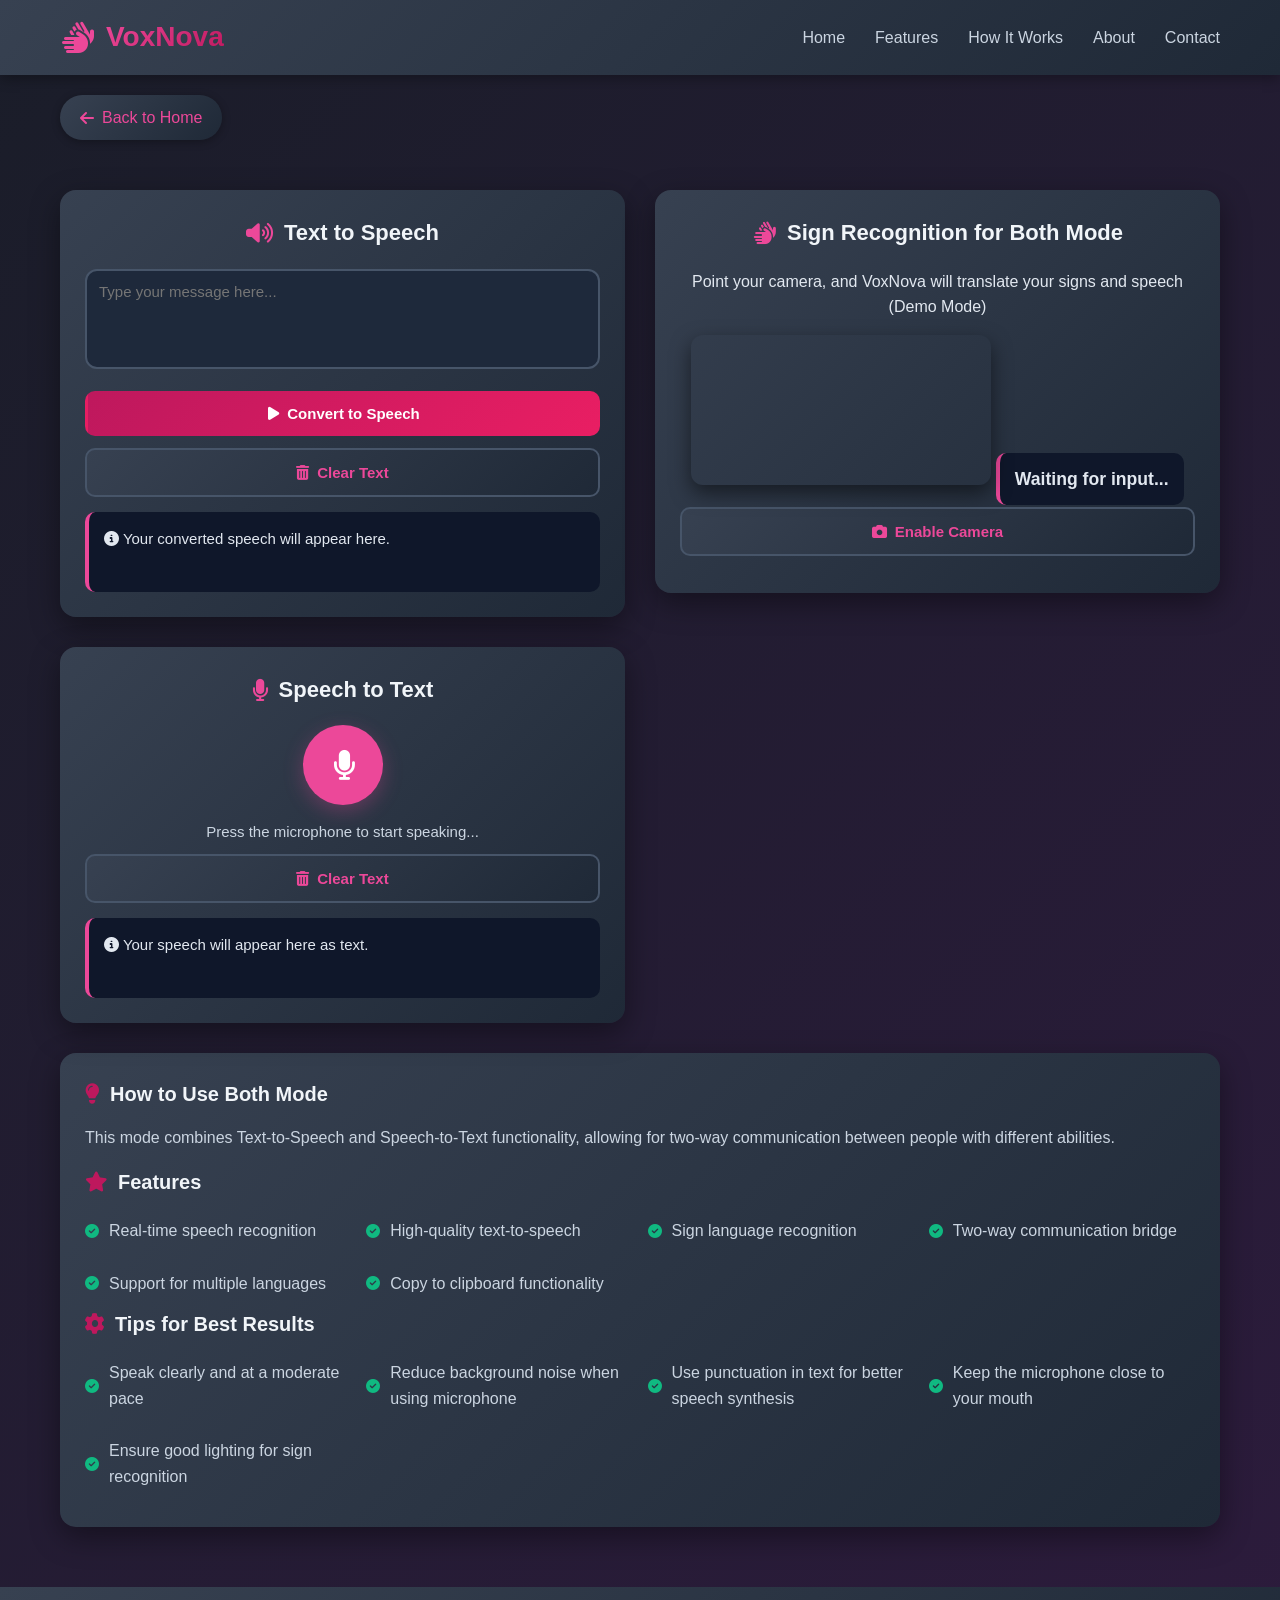
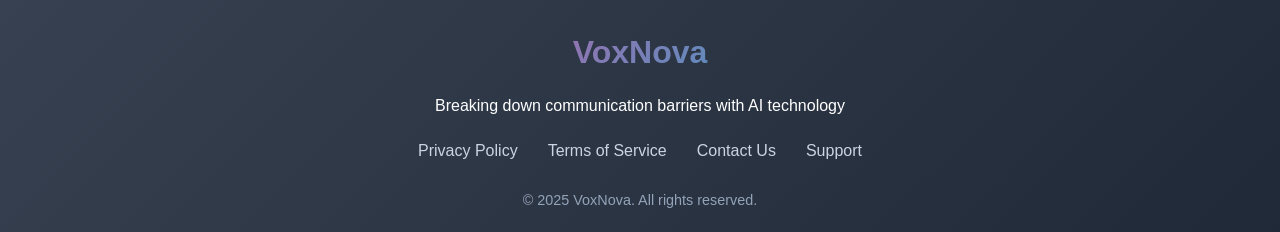
<file: templates/both.html>
<!DOCTYPE html>
<html lang="en">
<head>
  <meta charset="UTF-8">
  <meta name="viewport" content="width=device-width, initial-scale=1.0">
  <title>VoxNova - Both Mode</title>
  <link rel="stylesheet" href="https://cdnjs.cloudflare.com/ajax/libs/font-awesome/6.4.0/css/all.min.css">
</head>
<style>
  * {
  margin: 0;
  padding: 0;
  box-sizing: border-box;
}

body {
  font-family: 'Segoe UI', Tahoma, Geneva, Verdana, sans-serif;
  background: linear-gradient(135deg, #1a1d29 0%, #2d1b3d 100%);
  color: #e2e8f0;
  line-height: 1.6;
  min-height: 100vh;
}

.container {
  max-width: 1200px;
  margin: 0 auto;
  padding: 0 20px;
}

/* Header */
header {
  background: linear-gradient(135deg, #374151 0%, #1f2937 100%);
  box-shadow: 0 4px 12px rgba(0, 0, 0, 0.3);
  padding: 15px 0;
}

.header-content {
  display: flex;
  justify-content: space-between;
  align-items: center;
}

.logo {
  display: flex;
  align-items: center;
  gap: 10px;
}

.logo h1 {
  font-size: 28px;
  font-weight: 700;
  background: linear-gradient(135deg, #ec4899, #be185d);
  -webkit-background-clip: text;
  -webkit-text-fill-color: transparent;
}

.logo-icon {
  font-size: 32px;
  color: #ec4899;
}

nav ul {
  display: flex;
  list-style: none;
  gap: 30px;
}

nav a {
  text-decoration: none;
  color: #cbd5e1;
  font-weight: 500;
  transition: all 0.3s ease;
  position: relative;
}

nav a:after {
  content: '';
  position: absolute;
  bottom: -5px;
  left: 0;
  width: 0;
  height: 3px;
  background: #ec4899;
  border-radius: 3px;
  transition: width 0.3s ease;
}

nav a:hover {
  color: #ec4899;
}

nav a:hover:after {
  width: 100%;
}

/* Back Button */
.back-btn {
  display: inline-flex;
  align-items: center;
  gap: 8px;
  padding: 10px 20px;
  background: linear-gradient(135deg, #374151, #1f2937);
  color: #ec4899;
  text-decoration: none;
  border-radius: 50px;
  font-weight: 500;
  transition: all 0.3s ease;
  box-shadow: 0 2px 8px rgba(0, 0, 0, 0.3);
  margin: 20px 0;
}

.back-btn:hover {
  background: #ec4899;
  color: white;
  transform: translateY(-2px);
  box-shadow: 0 4px 12px rgba(236, 72, 153, 0.2);
}

/* Main Content */
.main-content {
  display: grid;
  grid-template-columns: 1fr 1fr;
  gap: 30px;
  margin: 30px 0;
}

@media (max-width: 900px) {
  .main-content {
    grid-template-columns: 1fr;
  }
}

/* Left Column - TTS and STT */
.left-column {
  display: flex;
  flex-direction: column;
  gap: 30px;
}

/* Box Styling */
.box {
  background: linear-gradient(135deg, #374151 0%, #1f2937 100%);
  padding: 25px;
  border-radius: 16px;
  box-shadow: 0 10px 30px rgba(0, 0, 0, 0.4);
  transition: all 0.3s ease;
}

.box:hover {
  transform: translateY(-5px);
  box-shadow: 0 15px 35px rgba(0, 0, 0, 0.5);
}

.box h2 {
  font-size: 22px;
  margin-bottom: 18px;
  color: #f1f5f9;
  display: flex;
  align-items: center;
  justify-content: center;
  gap: 10px;
}

.box h2 i {
  color: #ec4899;
}

/* Text Input */
textarea {
  width: 100%;
  height: 100px;
  padding: 12px;
  border: 2px solid #475569;
  border-radius: 12px;
  font-size: 15px;
  resize: none;
  margin-bottom: 15px;
  transition: border-color 0.3s ease;
  font-family: inherit;
  background: #1e293b;
  color: #e2e8f0;
}

textarea:focus {
  outline: none;
  border-color: #ec4899;
  box-shadow: 0 0 0 3px rgba(236, 72, 153, 0.1);
}

/* Buttons */
.btn {
  display: flex;
  align-items: center;
  justify-content: center;
  gap: 8px;
  width: 100%;
  padding: 14px;
  background: linear-gradient(135deg, #be185d, #e91e63);
  color: white;
  border: none;
  border-radius: 10px;
  font-size: 15px;
  font-weight: 600;
  cursor: pointer;
  transition: all 0.3s ease;
  margin-bottom: 12px;
  border-left: 3px solid transparent;
}

.btn:hover {
  background: linear-gradient(135deg, #ec4899, #be185d);
  transform: translateY(-2px);
  box-shadow: 0 6px 18px rgba(236, 72, 153, 0.2);
  border-left: 3px solid #f472b6;
}

.btn-secondary {
  background: linear-gradient(135deg, #374151, #1f2937);
  color: #ec4899;
  border: 2px solid #475569;
}

.btn-secondary:hover {
  background: rgba(236, 72, 153, 0.05);
  border-left: 3px solid #ec4899;
}

/* Microphone button */
.mic-btn {
  width: 80px;
  height: 80px;
  border-radius: 50%;
  background: #ec4899;
  color: white;
  border: none;
  font-size: 30px;
  cursor: pointer;
  margin: 15px auto;
  transition: all 0.3s ease;
  display: flex;
  align-items: center;
  justify-content: center;
  box-shadow: 0 6px 20px rgba(236, 72, 153, 0.3);
  border-left: 4px solid transparent;
}

.mic-btn:hover {
  transform: scale(1.05);
  box-shadow: 0 8px 25px rgba(236, 72, 153, 0.4);
  border-left: 4px solid #f472b6;
}

.mic-btn.active {
  background: #ef4444;
  animation: pulse 1.5s infinite;
  box-shadow: 0 6px 20px rgba(239, 68, 68, 0.3);
}

@keyframes pulse {
  0% { transform: scale(1); }
  50% { transform: scale(1.05); }
  100% { transform: scale(1); }
}

/* Status text */
.status {
  margin: 10px 0;
  font-size: 15px;
  color: #cbd5e1;
  min-height: 24px;
  text-align: center;
}

/* Output area */
.output {
  margin-top: 15px;
  padding: 15px;
  background: #0f172a;
  border-radius: 10px;
  font-size: 15px;
  color: #e2e8f0;
  min-height: 80px;
  border-left: 4px solid #ec4899;
}

/* Right Column - Sign Recognition */
.sign-recognition {
  background: linear-gradient(135deg, #374151 0%, #1f2937 100%);
  padding: 25px;
  border-radius: 16px;
  box-shadow: 0 10px 30px rgba(0, 0, 0, 0.4);
  text-align: center;
  height: fit-content;
  position: sticky;
  top: 100px;
}

.sign-recognition h2 {
  font-size: 22px;
  margin-bottom: 18px;
  color: #f1f5f9;
  display: flex;
  align-items: center;
  justify-content: center;
  gap: 10px;
}

.sign-recognition h2 i {
  color: #ec4899;
}

.video-container {
  position: relative;
  display: inline-block;
  margin: 15px 0;
}

video {
  border-radius: 12px;
  box-shadow: 0 8px 20px rgba(0,0,0,0.5);
  width: 100%;
  max-width: 100%;
  height: auto;
}

.sign-output {
  margin-top: 15px;
  font-size: 1.1rem;
  font-weight: bold;
  color: #e2e8f0;
  background: #0f172a;
  padding: 12px 15px;
  border-radius: 10px;
  display: inline-block;
  min-width: 180px;
  border-left: 4px solid #ec4899;
}

/* Info Panel */
.info-panel {
  grid-column: 1 / -1;
  background: linear-gradient(135deg, #374151 0%, #1f2937 100%);
  padding: 25px;
  border-radius: 16px;
  box-shadow: 0 10px 30px rgba(0, 0, 0, 0.4);
  margin-top: 20px;
}

.info-panel h3 {
  font-size: 20px;
  margin-bottom: 15px;
  color: #f1f5f9;
  display: flex;
  align-items: center;
  gap: 10px;
}

.info-panel h3 i {
  color: #be185d;
}

.info-panel p {
  color: #cbd5e1;
  margin-bottom: 15px;
  line-height: 1.6;
}

.feature-list {
  list-style: none;
  margin-top: 20px;
  display: grid;
  grid-template-columns: repeat(auto-fit, minmax(250px, 1fr));
  gap: 15px;
}

.feature-list li {
  display: flex;
  align-items: center;
  gap: 10px;
  margin-bottom: 12px;
  color: #cbd5e1;
}

.feature-list li i {
  color: #10b981;
  font-size: 14px;
}

/* Footer */
footer {
  background: linear-gradient(135deg, #374151 0%, #1f2937 100%);
  color: white;
  padding: 40px 0 20px;
  text-align: center;
  margin-top: 60px;
}

.footer-content {
  max-width: 800px;
  margin: 0 auto;
}

.footer-logo {
  font-size: 2rem;
  font-weight: 700;
  margin-bottom: 15px;
  background: linear-gradient(135deg, #ec4899, #06b6d4);
  -webkit-background-clip: text;
  -webkit-text-fill-color: transparent;
}

.footer-links {
  display: flex;
  justify-content: center;
  gap: 30px;
  margin: 20px 0;
}

.footer-links a {
  color: #cbd5e1;
  text-decoration: none;
  transition: color 0.3s ease;
}

.footer-links a:hover {
  color: white;
}

.copyright {
  margin-top: 25px;
  color: #94a3b8;
  font-size: 0.9rem;
}
</style>
<body>
  <!-- Header -->
  <header>
    <div class="container header-content">
      <div class="logo">
        <i class="fas fa-hands logo-icon"></i>
        <h1>VoxNova</h1>
      </div>
      <nav>
        <ul>
          <li><a href="index.html">Home</a></li>
          <li><a href="#">Features</a></li>
          <li><a href="#">How It Works</a></li>
          <li><a href="#">About</a></li>
          <li><a href="#">Contact</a></li>
        </ul>
      </nav>
    </div>
  </header>

  <div class="container">
    <a href="index.html" class="back-btn">
      <i class="fas fa-arrow-left"></i> Back to Home
    </a>
    
    <div class="main-content">
      <!-- Left Column - TTS and STT -->
      <div class="left-column">
        <!-- Text to Speech Box -->
        <div class="box">
          <h2><i class="fas fa-volume-up"></i> Text to Speech</h2>
          <textarea id="textInput" placeholder="Type your message here..."></textarea>
          <button class="btn" onclick="convertToSpeech()">
            <i class="fas fa-play"></i> Convert to Speech
          </button>
          <button class="btn btn-secondary" onclick="clearTtsText()">
            <i class="fas fa-trash-alt"></i> Clear Text
          </button>
          <div class="output" id="ttsOutput">
            <i class="fas fa-info-circle"></i> Your converted speech will appear here.
          </div>
        </div>
        
        <!-- Speech to Text Box -->
        <div class="box">
          <h2><i class="fas fa-microphone"></i> Speech to Text</h2>
          <button class="mic-btn" id="micButton">
            <i class="fas fa-microphone"></i>
          </button>
          <div class="status" id="status">Press the microphone to start speaking...</div>
          <button class="btn btn-secondary" onclick="clearSttText()">
            <i class="fas fa-trash-alt"></i> Clear Text
          </button>
          <div class="output" id="sttOutput">
            <i class="fas fa-info-circle"></i> Your speech will appear here as text.
          </div>
        </div>
      </div>
      
      <!-- Right Column - Sign Recognition -->
      <div class="sign-recognition">
        <h2><i class="fas fa-sign-language"></i> Sign Recognition for Both Mode</h2>
        <p>Point your camera, and VoxNova will translate your signs and speech (Demo Mode)</p>
        
        <div class="video-container">
          <video id="camera" autoplay playsinline></video>
        </div>
        
        <div class="sign-output" id="signOutput">Waiting for input...</div>
        
        <button class="btn btn-secondary" onclick="toggleCamera()" id="cameraToggle">
          <i class="fas fa-camera"></i> Enable Camera
        </button>
      </div>
    </div>
    
    <!-- Info Panel -->
    <div class="info-panel">
      <h3><i class="fas fa-lightbulb"></i> How to Use Both Mode</h3>
      <p>This mode combines Text-to-Speech and Speech-to-Text functionality, allowing for two-way communication between people with different abilities.</p>
      
      <h3><i class="fas fa-star"></i> Features</h3>
      <ul class="feature-list">
        <li><i class="fas fa-check-circle"></i> Real-time speech recognition</li>
        <li><i class="fas fa-check-circle"></i> High-quality text-to-speech</li>
        <li><i class="fas fa-check-circle"></i> Sign language recognition</li>
        <li><i class="fas fa-check-circle"></i> Two-way communication bridge</li>
        <li><i class="fas fa-check-circle"></i> Support for multiple languages</li>
        <li><i class="fas fa-check-circle"></i> Copy to clipboard functionality</li>
      </ul>
      
      <h3><i class="fas fa-cog"></i> Tips for Best Results</h3>
      <ul class="feature-list">
        <li><i class="fas fa-check-circle"></i> Speak clearly and at a moderate pace</li>
        <li><i class="fas fa-check-circle"></i> Reduce background noise when using microphone</li>
        <li><i class="fas fa-check-circle"></i> Use punctuation in text for better speech synthesis</li>
        <li><i class="fas fa-check-circle"></i> Keep the microphone close to your mouth</li>
        <li><i class="fas fa-check-circle"></i> Ensure good lighting for sign recognition</li>
      </ul>
    </div>
  </div>

  <!-- Footer -->
  <footer>
    <div class="container footer-content">
      <div class="footer-logo">VoxNova</div>
      <p>Breaking down communication barriers with AI technology</p>
      
      <div class="footer-links">
        <a href="#">Privacy Policy</a>
        <a href="#">Terms of Service</a>
        <a href="#">Contact Us</a>
        <a href="#">Support</a>
      </div>
      
      <div class="copyright">
        &copy; 2025 VoxNova. All rights reserved.
      </div>
    </div>
  </footer>

  <script>
  // --- Text-to-Speech ---
  function convertToSpeech() {
    const text = document.getElementById("textInput").value;
    const output = document.getElementById("ttsOutput");
    if (!text.trim()) {
      output.innerHTML = '<i class="fas fa-exclamation-triangle"></i> Please enter some text.';
      return;
    }
    output.innerHTML = `<i class="fas fa-volume-up"></i> Speaking: "${text}"`;
    const utterance = new SpeechSynthesisUtterance(text);
    utterance.lang = "en-US";
    utterance.onend = () => {
      output.innerHTML += `<br><i class="fas fa-check-circle" style="color: green;"></i> Finished speaking`;
    };
    speechSynthesis.speak(utterance);
  }

  function clearTtsText() {
    document.getElementById("textInput").value = "";
    document.getElementById("ttsOutput").innerHTML = '<i class="fas fa-info-circle"></i> Your converted speech will appear here.';
  }

  // --- Speech-to-Text ---
  const micButton = document.getElementById("micButton");
  const status = document.getElementById("status");
  const sttOutput = document.getElementById("sttOutput");
  let recognition, isListening = false;

  if ("webkitSpeechRecognition" in window) {
    recognition = new webkitSpeechRecognition();
    recognition.continuous = false;
    recognition.interimResults = true;
    recognition.lang = "en-US";

    recognition.onstart = () => {
      isListening = true;
      micButton.classList.add("active");
      status.innerHTML = "<i class='fas fa-circle' style='color: red;'></i> Listening...";
    };

    recognition.onresult = (event) => {
      let transcript = "";
      for (let i = event.resultIndex; i < event.results.length; i++) {
        transcript += event.results[i][0].transcript;
      }
      sttOutput.innerHTML = transcript;
    };

    recognition.onerror = (event) => {
      status.innerHTML = "<i class='fas fa-exclamation-triangle'></i> Error: " + event.error;
    };

    recognition.onend = () => {
      isListening = false;
      micButton.classList.remove("active");
      status.innerHTML = "Press the microphone to start speaking...";
    };

    micButton.addEventListener("click", () => {
      if (!isListening) recognition.start();
      else recognition.stop();
    });
  } else {
    status.innerHTML = "<i class='fas fa-exclamation-triangle'></i> Speech recognition not supported.";
    micButton.disabled = true;
  }

  function clearSttText() {
    sttOutput.innerHTML = '<i class="fas fa-info-circle"></i> Your speech will appear here as text.';
    status.innerHTML = "Press the microphone to start speaking...";
  }

  // --- Sign Recognition ---
  const video = document.getElementById("camera");
  const signOutput = document.getElementById("signOutput");
  const cameraToggle = document.getElementById("cameraToggle");
  let cameraEnabled = false, recognitionInterval;

  function toggleCamera() {
    if (cameraEnabled) {
      // Stop camera
      if (video.srcObject) {
        video.srcObject.getTracks().forEach(track => track.stop());
        video.srcObject = null;
      }
      cameraEnabled = false;
      cameraToggle.innerHTML = '<i class="fas fa-camera"></i> Enable Camera';
      signOutput.innerText = "Camera disabled";
      clearInterval(recognitionInterval);
    } else {
      navigator.mediaDevices.getUserMedia({ video: true })
        .then(stream => {
          video.srcObject = stream;
          cameraEnabled = true;
          cameraToggle.innerHTML = '<i class="fas fa-times"></i> Disable Camera';
          signOutput.innerText = "Camera enabled - recognizing signs";

          // Send frames to backend every 1 sec
          recognitionInterval = setInterval(sendFrame, 1000);
        })
        .catch(err => {
          console.error("Camera access denied:", err);
          signOutput.innerHTML = '<i class="fas fa-exclamation-triangle"></i> Please enable camera access';
        });
    }
  }

  function sendFrame() {
    if (!cameraEnabled || video.readyState < 2) return;

    const canvas = document.createElement("canvas");
    canvas.width = video.videoWidth;
    canvas.height = video.videoHeight;
    const ctx = canvas.getContext("2d");
    ctx.drawImage(video, 0, 0, canvas.width, canvas.height);

    canvas.toBlob(blob => {
      const formData = new FormData();
      formData.append("frame", blob, "frame.jpg");

      // Send frame to Flask backend
      fetch("/sign_to_text", {
        method: "POST",
        body: formData
      })
      .then(res => res.json())
      .then(data => {
        if (data.word) {
          signOutput.innerHTML = `<i class="fas fa-hands"></i> Recognized: ${data.word}`;

          // Optional: speak recognized word
          const utterance = new SpeechSynthesisUtterance(data.word);
          utterance.lang = "en-US";
          speechSynthesis.speak(utterance);
        } else {
          signOutput.innerHTML = "Prediction failed";
        }
      })
      .catch(err => {
        console.error("Backend error:", err);
        signOutput.innerHTML = "Error connecting to backend";
      });
    }, "image/jpeg");
  }

  // --- Keyboard shortcut Ctrl+Enter for TTS ---
  document.addEventListener("DOMContentLoaded", function() {
    const textInput = document.getElementById("textInput");
    if (textInput) {
      textInput.addEventListener("keydown", function(e) {
        if (e.ctrlKey && e.key === "Enter") {
          convertToSpeech();
        }
      });
    }
  });
</script>

</body>
</html>
</file>
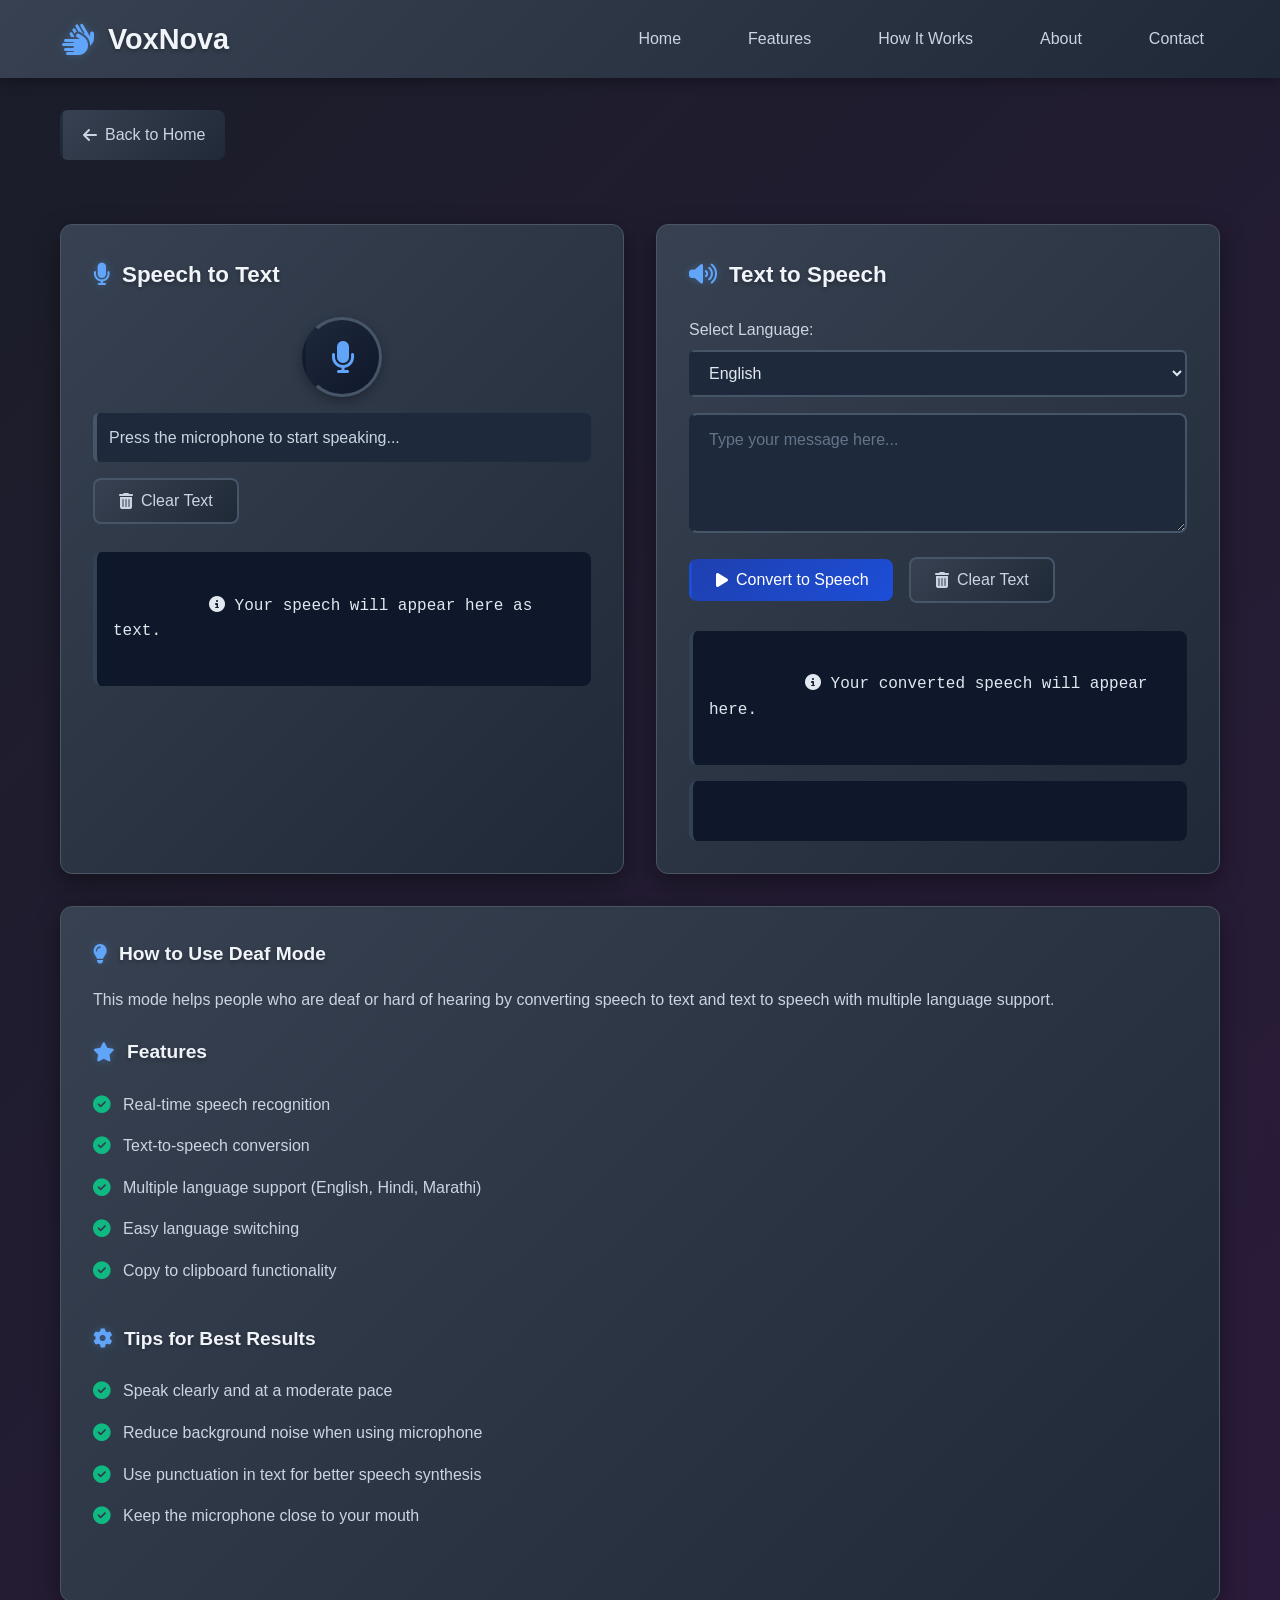
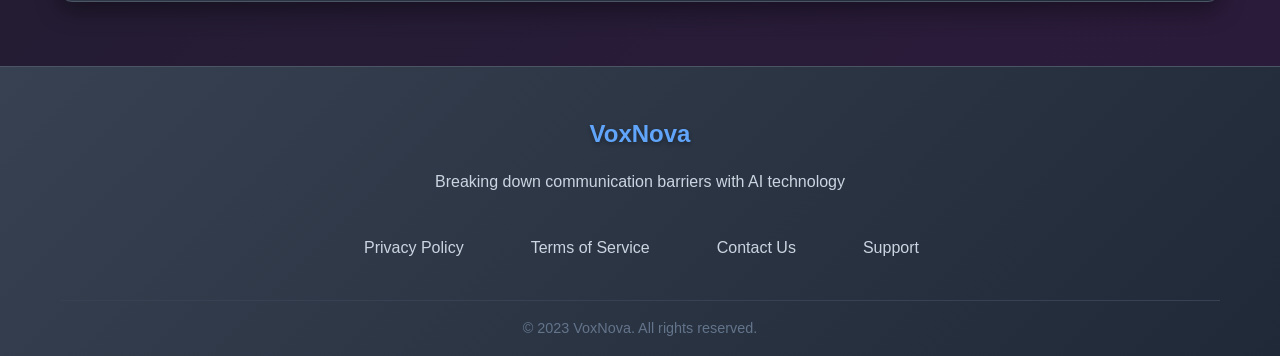
<file: templates/deaf.html>
<!DOCTYPE html>
<html lang="en">
<head>
  <meta charset="UTF-8">
  <meta name="viewport" content="width=device-width, initial-scale=1.0">
  <title>VoxNova - Deaf Mode</title>
  <link rel="stylesheet" href="https://cdnjs.cloudflare.com/ajax/libs/font-awesome/6.4.0/css/all.min.css">
</head>
<style>
  * {
  margin: 0;
  padding: 0;
  box-sizing: border-box;
}

body {
  font-family: 'Segoe UI', Tahoma, Geneva, Verdana, sans-serif;
  background: linear-gradient(135deg, #1a1d29 0%, #2d1b3d 100%);
  color: #e2e8f0;
  line-height: 1.6;
  min-height: 100vh;
}

.container {
  max-width: 1200px;
  margin: 0 auto;
  padding: 0 20px;
}

/* Header Styles */
header {
  background: linear-gradient(135deg, #374151 0%, #1f2937 100%);
  padding: 1rem 0;
  box-shadow: 0 4px 12px rgba(0, 0, 0, 0.3);
  position: sticky;
  top: 0;
  z-index: 100;
}

.header-content {
  display: flex;
  justify-content: space-between;
  align-items: center;
}

.logo {
  display: flex;
  align-items: center;
  gap: 12px;
}

.logo-icon {
  font-size: 2rem;
  color: #60a5fa;
  text-shadow: 0 0 10px rgba(96, 165, 250, 0.3);
}

.logo h1 {
  color: #f1f5f9;
  font-size: 1.8rem;
  font-weight: 700;
  text-shadow: 0 2px 4px rgba(0, 0, 0, 0.3);
}

nav ul {
  display: flex;
  list-style: none;
  gap: 2rem;
}

nav a {
  color: #cbd5e1;
  text-decoration: none;
  font-weight: 500;
  padding: 8px 16px;
  border-radius: 6px;
  transition: all 0.3s ease;
  border-left: 3px solid transparent;
}

nav a:hover {
  color: #60a5fa;
  background: rgba(96, 165, 250, 0.1);
  border-left: 3px solid #60a5fa;
  box-shadow: 0 4px 12px rgba(96, 165, 250, 0.2);
}

/* Back Button */
.back-btn {
  display: inline-flex;
  align-items: center;
  gap: 8px;
  color: #cbd5e1;
  text-decoration: none;
  padding: 12px 20px;
  margin: 2rem 0;
  background: linear-gradient(135deg, #374151 0%, #1f2937 100%);
  border-radius: 8px;
  border-left: 3px solid transparent;
  transition: all 0.3s ease;
  font-weight: 500;
}

.back-btn:hover {
  color: #60a5fa;
  border-left: 3px solid #60a5fa;
  box-shadow: 0 6px 16px rgba(96, 165, 250, 0.25);
  transform: translateY(-2px);
}

/* Main Content */
.main-content {
  display: grid;
  grid-template-columns: 1fr 1fr;
  gap: 2rem;
  margin: 2rem 0;
}

.box {
  background: linear-gradient(135deg, #374151 0%, #1f2937 100%);
  padding: 2rem;
  border-radius: 12px;
  box-shadow: 0 8px 24px rgba(0, 0, 0, 0.4);
  border: 1px solid #4b5563;
}

.box h2 {
  color: #f1f5f9;
  margin-bottom: 1.5rem;
  display: flex;
  align-items: center;
  gap: 12px;
  font-size: 1.4rem;
  text-shadow: 0 2px 4px rgba(0, 0, 0, 0.3);
}

.box h2 i {
  color: #60a5fa;
  text-shadow: 0 0 8px rgba(96, 165, 250, 0.3);
}

/* Microphone Button */
.mic-btn {
  width: 80px;
  height: 80px;
  border-radius: 50%;
  background: linear-gradient(135deg, #1e293b, #0f172a);
  border: 3px solid #475569;
  color: #60a5fa;
  font-size: 2rem;
  cursor: pointer;
  transition: all 0.3s ease;
  display: flex;
  align-items: center;
  justify-content: center;
  margin: 1rem auto;
  box-shadow: 0 4px 12px rgba(0, 0, 0, 0.3);
  border-left: 4px solid transparent;
}

.mic-btn:hover {
  border-left: 4px solid #60a5fa;
  box-shadow: 0 8px 24px rgba(96, 165, 250, 0.3);
  transform: translateY(-2px);
  background: linear-gradient(135deg, #334155, #1e293b);
}

.mic-btn.active {
  background: linear-gradient(135deg, #dc2626, #991b1b);
  border-color: #ef4444;
  animation: pulse 1.5s infinite;
}

@keyframes pulse {
  0%, 100% { transform: scale(1); }
  50% { transform: scale(1.05); }
}

/* Language Selector */
.language-selector {
  margin-bottom: 1rem;
}

.language-selector label {
  display: block;
  color: #cbd5e1;
  margin-bottom: 8px;
  font-weight: 500;
}

.language-selector select {
  width: 100%;
  padding: 12px;
  background: #1e293b;
  border: 2px solid #475569;
  border-left: 4px solid transparent;
  border-radius: 6px;
  color: #e2e8f0;
  font-size: 1rem;
  transition: all 0.3s ease;
}

.language-selector select:focus {
  outline: none;
  border-left: 4px solid #60a5fa;
  box-shadow: 0 4px 12px rgba(96, 165, 250, 0.2);
}

/* Textarea */
textarea {
  width: 100%;
  min-height: 120px;
  padding: 16px;
  background: #1e293b;
  border: 2px solid #475569;
  border-left: 4px solid transparent;
  border-radius: 8px;
  color: #e2e8f0;
  font-family: inherit;
  font-size: 1rem;
  resize: vertical;
  transition: all 0.3s ease;
  margin-bottom: 1rem;
}

textarea:focus {
  outline: none;
  border-left: 4px solid #60a5fa;
  box-shadow: 0 4px 12px rgba(96, 165, 250, 0.2);
}

textarea::placeholder {
  color: #64748b;
}

/* Buttons */
.btn {
  background: linear-gradient(135deg, #1e40af, #1d4ed8);
  color: white;
  border: none;
  padding: 12px 24px;
  border-radius: 8px;
  cursor: pointer;
  font-size: 1rem;
  font-weight: 500;
  transition: all 0.3s ease;
  display: inline-flex;
  align-items: center;
  gap: 8px;
  margin-right: 12px;
  margin-bottom: 12px;
  border-left: 3px solid transparent;
}

.btn:hover {
  background: linear-gradient(135deg, #2563eb, #1e40af);
  border-left: 3px solid #60a5fa;
  box-shadow: 0 6px 16px rgba(96, 165, 250, 0.3);
  transform: translateY(-2px);
}

.btn-secondary {
  background: linear-gradient(135deg, #374151, #1f2937);
  color: #cbd5e1;
  border: 2px solid #475569;
}

.btn-secondary:hover {
  background: linear-gradient(135deg, #4b5563, #374151);
  border-left: 3px solid #60a5fa;
  box-shadow: 0 6px 16px rgba(96, 165, 250, 0.2);
  color: #e2e8f0;
}

/* Status and Output */
.status {
  background: #1e293b;
  padding: 12px;
  border-radius: 6px;
  margin: 1rem 0;
  color: #cbd5e1;
  border-left: 4px solid #475569;
  font-weight: 500;
}

.output {
  background: #0f172a;
  padding: 16px;
  border-radius: 8px;
  margin-top: 1rem;
  color: #e2e8f0;
  border-left: 4px solid #334155;
  min-height: 60px;
  font-family: 'Courier New', monospace;
  white-space: pre-wrap;
  word-wrap: break-word;
}

/* Info Panel */
.info-panel {
  background: linear-gradient(135deg, #374151 0%, #1f2937 100%);
  padding: 2rem;
  border-radius: 12px;
  margin: 2rem 0;
  box-shadow: 0 8px 24px rgba(0, 0, 0, 0.4);
  border: 1px solid #4b5563;
}

.info-panel h3 {
  color: #f1f5f9;
  margin-bottom: 1rem;
  display: flex;
  align-items: center;
  gap: 12px;
  font-size: 1.2rem;
  text-shadow: 0 2px 4px rgba(0, 0, 0, 0.3);
}

.info-panel h3 i {
  color: #60a5fa;
  text-shadow: 0 0 8px rgba(96, 165, 250, 0.3);
}

.info-panel p {
  color: #cbd5e1;
  margin-bottom: 1.5rem;
  line-height: 1.7;
}

.feature-list {
  list-style: none;
  margin-bottom: 2rem;
}

.feature-list li {
  color: #cbd5e1;
  padding: 8px 0;
  display: flex;
  align-items: center;
  gap: 12px;
}

.feature-list li i {
  color: #10b981;
  font-size: 1.1rem;
}

/* Footer */
footer {
  background: linear-gradient(135deg, #374151 0%, #1f2937 100%);
  padding: 3rem 0 1rem;
  margin-top: 4rem;
  border-top: 1px solid #4b5563;
}

.footer-content {
  text-align: center;
}

.footer-logo {
  font-size: 1.5rem;
  font-weight: 700;
  color: #60a5fa;
  margin-bottom: 1rem;
  text-shadow: 0 2px 4px rgba(0, 0, 0, 0.3);
}

.footer-content p {
  color: #cbd5e1;
  margin-bottom: 2rem;
}

.footer-links {
  display: flex;
  justify-content: center;
  gap: 2rem;
  margin-bottom: 2rem;
  flex-wrap: wrap;
}

.footer-links a {
  color: #cbd5e1;
  text-decoration: none;
  padding: 8px 16px;
  border-radius: 6px;
  transition: all 0.3s ease;
  border-left: 3px solid transparent;
}

.footer-links a:hover {
  color: #60a5fa;
  background: rgba(96, 165, 250, 0.1);
  border-left: 3px solid #60a5fa;
  box-shadow: 0 4px 12px rgba(96, 165, 250, 0.2);
}

.copyright {
  color: #64748b;
  font-size: 0.9rem;
  padding-top: 1rem;
  border-top: 1px solid #374151;
}

/* Responsive Design */
@media (max-width: 768px) {
  .main-content {
    grid-template-columns: 1fr;
    gap: 1.5rem;
  }
  
  .header-content {
    flex-direction: column;
    gap: 1rem;
  }
  
  nav ul {
    gap: 1rem;
  }
  
  .footer-links {
    flex-direction: column;
    gap: 0.5rem;
  }
  
  .box {
    padding: 1.5rem;
  }
  
  .info-panel {
    padding: 1.5rem;
  }
}

@media (max-width: 480px) {
  .container {
    padding: 0 15px;
  }
  
  .box {
    padding: 1rem;
  }
  
  .info-panel {
    padding: 1rem;
  }
  
  .mic-btn {
    width: 70px;
    height: 70px;
    font-size: 1.5rem;
  }
}
</style>
<body>
  <!-- Header -->
  <header>
    <div class="container header-content">
      <div class="logo">
        <i class="fas fa-hands logo-icon"></i>
        <h1>VoxNova</h1>
      </div>
      <nav>
        <ul>
          <li><a href="index.html">Home</a></li>
          <li><a href="#">Features</a></li>
          <li><a href="#">How It Works</a></li>
          <li><a href="#">About</a></li>
          <li><a href="#">Contact</a></li>
        </ul>
      </nav>
    </div>
  </header>

  <!-- Main Content -->
  <div class="container">
    <a href="index.html" class="back-btn">
      <i class="fas fa-arrow-left"></i> Back to Home
    </a>

    <div class="main-content">
      <!-- Speech to Text Box -->
      <div class="box">
        <h2><i class="fas fa-microphone"></i> Speech to Text</h2>
        <button class="mic-btn" id="micButton">
          <i class="fas fa-microphone"></i>
        </button>
        <div class="status" id="status">Press the microphone to start speaking...</div>
        <button class="btn btn-secondary" onclick="clearSttText()">
          <i class="fas fa-trash-alt"></i> Clear Text
        </button>
        <div class="output" id="sttOutput">
          <i class="fas fa-info-circle"></i> Your speech will appear here as text.
        </div>
      </div>

      <!-- Text to Speech Box -->
      <div class="box">
        <h2><i class="fas fa-volume-up"></i> Text to Speech</h2>

        <div class="language-selector">
          <label for="languageSelect">Select Language:</label>
          <select id="languageSelect">
            <option value="en">English</option>
            <option value="hi">Hindi</option>
            <option value="mr">Marathi</option>
          </select>
        </div>

        <textarea id="textInput" placeholder="Type your message here..."></textarea>
        <button class="btn" onclick="convertToSpeech()">
          <i class="fas fa-play"></i> Convert to Speech
        </button>
        <button class="btn btn-secondary" onclick="clearTtsText()">
          <i class="fas fa-trash-alt"></i> Clear Text
        </button>
        <div class="output" id="ttsOutput">
          <i class="fas fa-info-circle"></i> Your converted speech will appear here.
        </div>
        <div class="output" id="translatedOutput"></div>
      </div>
    </div>

    <!-- Info Panel -->
    <div class="info-panel">
      <h3><i class="fas fa-lightbulb"></i> How to Use Deaf Mode</h3>
      <p>This mode helps people who are deaf or hard of hearing by converting speech to text and text to speech with multiple language support.</p>

      <h3><i class="fas fa-star"></i> Features</h3>
      <ul class="feature-list">
        <li><i class="fas fa-check-circle"></i> Real-time speech recognition</li>
        <li><i class="fas fa-check-circle"></i> Text-to-speech conversion</li>
        <li><i class="fas fa-check-circle"></i> Multiple language support (English, Hindi, Marathi)</li>
        <li><i class="fas fa-check-circle"></i> Easy language switching</li>
        <li><i class="fas fa-check-circle"></i> Copy to clipboard functionality</li>
      </ul>

      <h3><i class="fas fa-cog"></i> Tips for Best Results</h3>
      <ul class="feature-list">
        <li><i class="fas fa-check-circle"></i> Speak clearly and at a moderate pace</li>
        <li><i class="fas fa-check-circle"></i> Reduce background noise when using microphone</li>
        <li><i class="fas fa-check-circle"></i> Use punctuation in text for better speech synthesis</li>
        <li><i class="fas fa-check-circle"></i> Keep the microphone close to your mouth</li>
      </ul>
    </div>
  </div>

  <!-- Footer -->
  <footer>
    <div class="container footer-content">
      <div class="footer-logo">VoxNova</div>
      <p>Breaking down communication barriers with AI technology</p>
      <div class="footer-links">
        <a href="#">Privacy Policy</a>
        <a href="#">Terms of Service</a>
        <a href="#">Contact Us</a>
        <a href="#">Support</a>
      </div>
      <div class="copyright">
        &copy; 2023 VoxNova. All rights reserved.
      </div>
    </div>
  </footer>

  <!-- Scripts -->
  <script>
  // =====================================================
  // TEXT TO SPEECH (BACKEND gTTS)
  // =====================================================
  async function convertToSpeech() {
    const text = document.getElementById("textInput").value;
    const output = document.getElementById("ttsOutput");
    const translatedOutput = document.getElementById("translatedOutput");
    const selectedLanguage = document.getElementById("languageSelect").value;

    if (!text.trim()) {
      output.innerHTML = "❌ Please enter some text.";
      return;
    }

    output.innerHTML = "⏳ Translating & speaking...";
    translatedOutput.innerHTML = "";

    try {
      const res = await fetch("/deaf_text_to_voice", {
        method: "POST",
        headers: { "Content-Type": "application/json" },
        body: JSON.stringify({
          text: text,
          language: selectedLanguage
        })
      });

      const data = await res.json();

      if (data.error) {
        output.innerHTML = "❌ " + data.error;
        return;
      }

      translatedOutput.innerHTML =
        "🌐 Translated: " + data.translated;

      output.innerHTML = "🔊 Speaking completed successfully";

    } catch (err) {
      console.error(err);
      output.innerHTML = "❌ Server not reachable.";
    }
  }

  function clearTtsText() {
    document.getElementById("textInput").value = "";
    document.getElementById("ttsOutput").innerHTML =
      "ℹ️ Your converted speech will appear here.";
    document.getElementById("translatedOutput").innerHTML = "";
  }

  // =====================================================
  // SPEECH TO TEXT (BROWSER – FIXED & RELIABLE)
  // =====================================================
  const micButton = document.getElementById("micButton");
  const status = document.getElementById("status");
  const sttOutput = document.getElementById("sttOutput");

  let recognition;
  let isListening = false;

  function initSpeechRecognition() {
    const SpeechRecognition =
      window.SpeechRecognition || window.webkitSpeechRecognition;

    if (!SpeechRecognition) {
      status.innerText =
        "❌ Speech Recognition not supported. Use Chrome or Edge.";
      micButton.disabled = true;
      return;
    }

    recognition = new SpeechRecognition();
    recognition.continuous = false;
    recognition.interimResults = false;
    recognition.lang = "en-US";

    recognition.onstart = () => {
      isListening = true;
      micButton.classList.add("active");
      status.innerText = "🎙 Listening...";
    };

    recognition.onresult = (event) => {
      const transcript = event.results[0][0].transcript;
      sttOutput.innerText = transcript;

      // ✅ OPTIONAL UX: auto-fill text box
      document.getElementById("textInput").value = transcript;
    };

    recognition.onerror = (event) => {
      status.innerText = "❌ Error: " + event.error;
    };

    recognition.onend = () => {
      isListening = false;
      micButton.classList.remove("active");
      status.innerText = "Press the microphone to start speaking...";
    };
  }

  micButton.addEventListener("click", () => {
    if (!recognition) return;

    if (!isListening) {
      recognition.start();
    } else {
      recognition.stop();
    }
  });

  function clearSttText() {
    sttOutput.innerHTML =
      "ℹ️ Your speech will appear here as text.";
    status.innerText = "Press the microphone to start speaking...";
  }

  window.addEventListener("load", initSpeechRecognition);
</script>

</body>
</file>
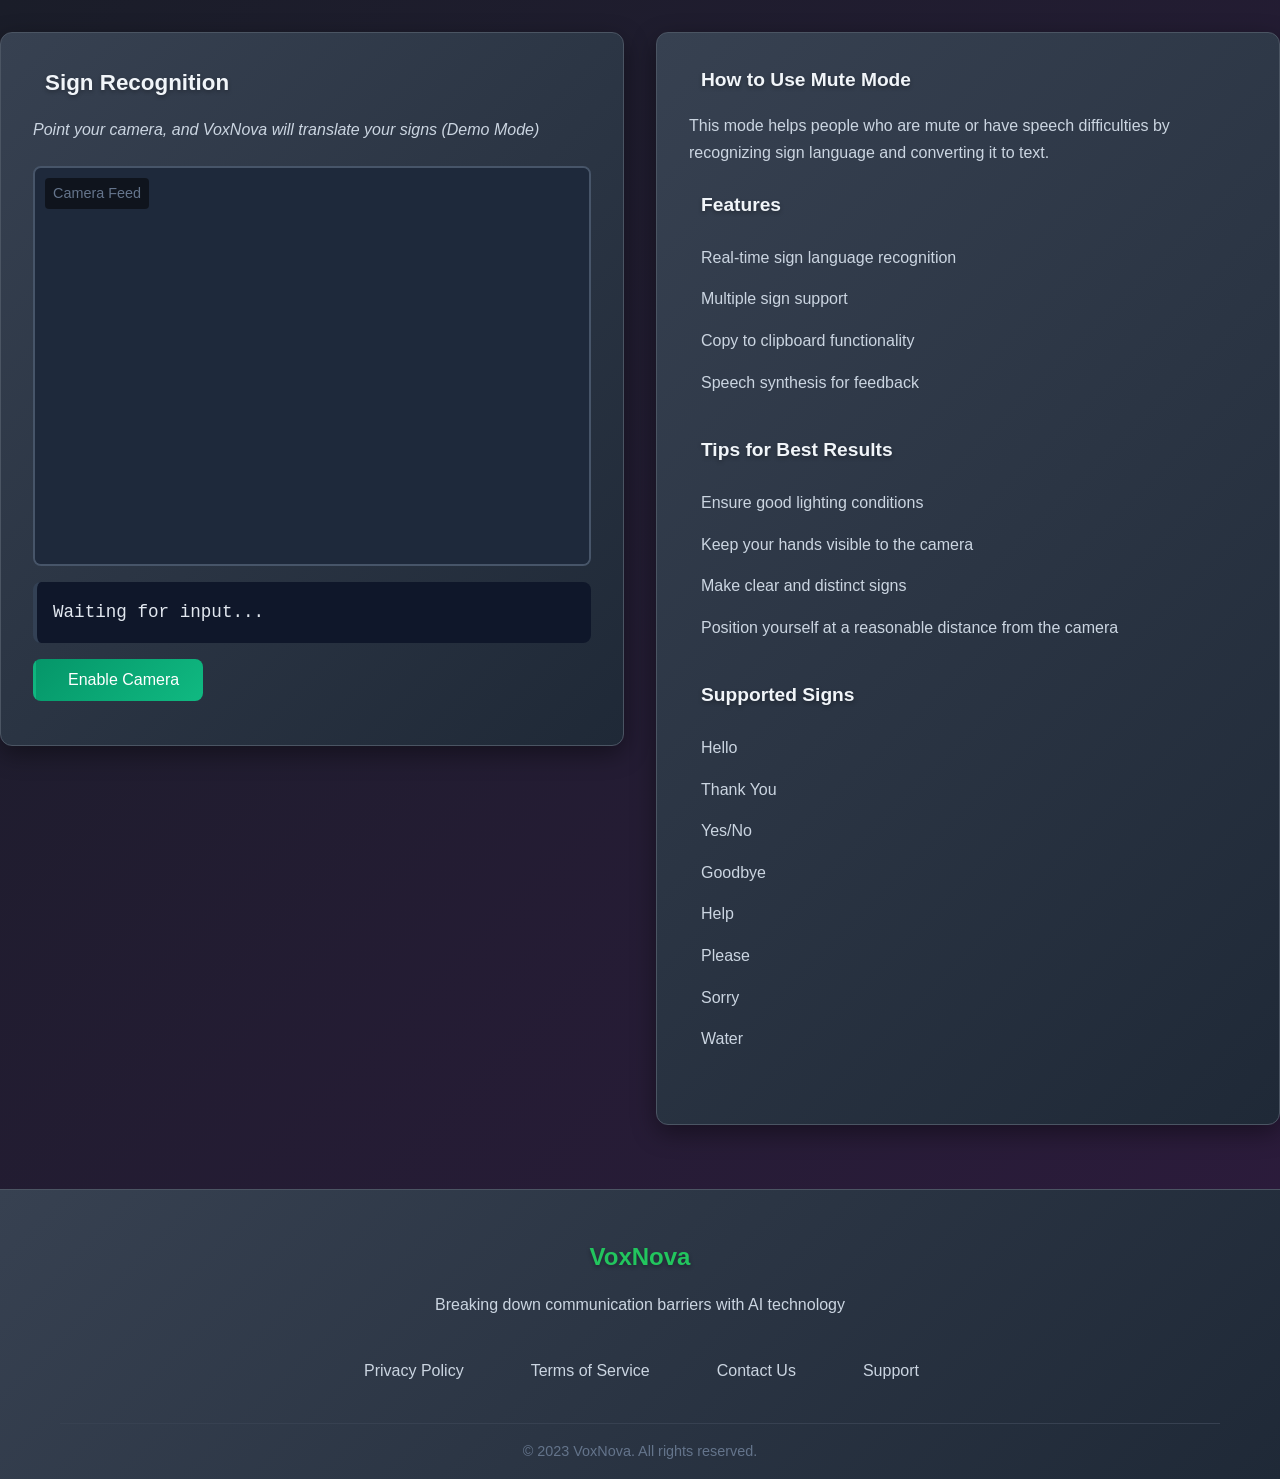
<file: templates/mute.html>
<!DOCTYPE html>
<html lang="en">
<head>
  <meta charset="UTF-8">
  <meta name="viewport" content="width=device-width, initial-scale=1.0">
  <title>VoxNova - Mute Mode</title>
  
</head>
<style>
  * {
  margin: 0;
  padding: 0;
  box-sizing: border-box;
}

body {
  font-family: 'Segoe UI', Tahoma, Geneva, Verdana, sans-serif;
  background: linear-gradient(135deg, #1a1d29 0%, #2d1b3d 100%);
  color: #e2e8f0;
  line-height: 1.6;
  min-height: 100vh;
}

.container {
  max-width: 1200px;
  margin: 0 auto;
  padding: 0 20px;
}

/* Header Styles */
header {
  background: linear-gradient(135deg, #374151 0%, #1f2937 100%);
  padding: 1rem 0;
  box-shadow: 0 4px 12px rgba(0, 0, 0, 0.3);
  position: sticky;
  top: 0;
  z-index: 100;
}

.header-content {
  display: flex;
  justify-content: space-between;
  align-items: center;
}

.logo {
  display: flex;
  align-items: center;
  gap: 12px;
}

.logo-icon {
  font-size: 2rem;
  color: #22c55e;
  text-shadow: 0 0 10px rgba(34, 197, 94, 0.3);
}

.logo h1 {
  color: #f1f5f9;
  font-size: 1.8rem;
  font-weight: 700;
  text-shadow: 0 2px 4px rgba(0, 0, 0, 0.3);
}

nav ul {
  display: flex;
  list-style: none;
  gap: 2rem;
}

nav a {
  color: #cbd5e1;
  text-decoration: none;
  font-weight: 500;
  padding: 8px 16px;
  border-radius: 6px;
  transition: all 0.3s ease;
  border-left: 3px solid transparent;
}

nav a:hover {
  color: #22c55e;
  background: rgba(34, 197, 94, 0.1);
  border-left: 3px solid #22c55e;
  box-shadow: 0 4px 12px rgba(34, 197, 94, 0.2);
}

/* Back Button */
.back-btn {
  display: inline-flex;
  align-items: center;
  gap: 8px;
  color: #cbd5e1;
  text-decoration: none;
  padding: 12px 20px;
  margin: 2rem 0;
  background: linear-gradient(135deg, #374151 0%, #1f2937 100%);
  border-radius: 8px;
  border-left: 3px solid transparent;
  transition: all 0.3s ease;
  font-weight: 500;
}

.back-btn:hover {
  color: #22c55e;
  border-left: 3px solid #22c55e;
  box-shadow: 0 6px 16px rgba(34, 197, 94, 0.25);
  transform: translateY(-2px);
}

/* Main Content Layout */
.main-content {
  display: grid;
  grid-template-columns: 1fr 1fr;
  gap: 2rem;
  margin: 2rem 0;
}

/* Sign Recognition Section */
.sign-recognition {
  background: linear-gradient(135deg, #374151 0%, #1f2937 100%);
  padding: 2rem;
  border-radius: 12px;
  box-shadow: 0 8px 24px rgba(0, 0, 0, 0.4);
  border: 1px solid #4b5563;
  height: fit-content;
}

.sign-recognition h2 {
  color: #f1f5f9;
  margin-bottom: 1rem;
  display: flex;
  align-items: center;
  gap: 12px;
  font-size: 1.4rem;
  text-shadow: 0 2px 4px rgba(0, 0, 0, 0.3);
}

.sign-recognition h2 i {
  color: #22c55e;
  text-shadow: 0 0 8px rgba(34, 197, 94, 0.3);
}

.sign-recognition p {
  color: #cbd5e1;
  margin-bottom: 1.5rem;
  font-style: italic;
}

/* Video Container */
.video-container {
  width: 100%;
  height: 400px;
  background: #0f172a;
  border-radius: 8px;
  margin-bottom: 1rem;
  overflow: hidden;
  border: 2px solid #475569;
  position: relative;
}

#camera {
  width: 100%;
  height: 100%;
  object-fit: cover;
  background: #1e293b;
}

.video-container::before {
  content: "Camera Feed";
  position: absolute;
  top: 10px;
  left: 10px;
  color: #64748b;
  font-size: 0.9rem;
  z-index: 1;
  background: rgba(0, 0, 0, 0.5);
  padding: 4px 8px;
  border-radius: 4px;
}

/* Sign Output */
.sign-output {
  background: #0f172a;
  padding: 16px;
  border-radius: 8px;
  color: #e2e8f0;
  border-left: 4px solid #334155;
  margin-bottom: 1rem;
  font-family: 'Courier New', monospace;
  min-height: 60px;
  display: flex;
  align-items: center;
  font-size: 1.1rem;
}

/* Buttons */
.btn {
  background: linear-gradient(135deg, #059669, #10b981);
  color: white;
  border: none;
  padding: 12px 24px;
  border-radius: 8px;
  cursor: pointer;
  font-size: 1rem;
  font-weight: 500;
  transition: all 0.3s ease;
  display: inline-flex;
  align-items: center;
  gap: 8px;
  margin-right: 12px;
  margin-bottom: 12px;
  border-left: 3px solid transparent;
}

.btn:hover {
  background: linear-gradient(135deg, #22c55e, #059669);
  border-left: 3px solid #4ade80;
  box-shadow: 0 6px 16px rgba(34, 197, 94, 0.3);
  transform: translateY(-2px);
}

.btn-secondary {
  background: linear-gradient(135deg, #374151, #1f2937);
  color: #cbd5e1;
  border: 2px solid #475569;
}

.btn-secondary:hover {
  background: linear-gradient(135deg, #4b5563, #374151);
  border-left: 3px solid #22c55e;
  box-shadow: 0 6px 16px rgba(34, 197, 94, 0.2);
  color: #e2e8f0;
}

/* Info Panel */
.info-panel {
  background: linear-gradient(135deg, #374151 0%, #1f2937 100%);
  padding: 2rem;
  border-radius: 12px;
  box-shadow: 0 8px 24px rgba(0, 0, 0, 0.4);
  border: 1px solid #4b5563;
  height: fit-content;
}

.info-panel h3 {
  color: #f1f5f9;
  margin-bottom: 1rem;
  display: flex;
  align-items: center;
  gap: 12px;
  font-size: 1.2rem;
  text-shadow: 0 2px 4px rgba(0, 0, 0, 0.3);
}

.info-panel h3 i {
  color: #22c55e;
  text-shadow: 0 0 8px rgba(34, 197, 94, 0.3);
}

.info-panel p {
  color: #cbd5e1;
  margin-bottom: 1.5rem;
  line-height: 1.7;
}

.feature-list {
  list-style: none;
  margin-bottom: 2rem;
}

.feature-list li {
  color: #cbd5e1;
  padding: 8px 0;
  display: flex;
  align-items: center;
  gap: 12px;
}

.feature-list li i {
  color: #10b981;
  font-size: 1.1rem;
}

/* Footer */
footer {
  background: linear-gradient(135deg, #374151 0%, #1f2937 100%);
  padding: 3rem 0 1rem;
  margin-top: 4rem;
  border-top: 1px solid #4b5563;
}

.footer-content {
  text-align: center;
}

.footer-logo {
  font-size: 1.5rem;
  font-weight: 700;
  color: #22c55e;
  margin-bottom: 1rem;
  text-shadow: 0 2px 4px rgba(0, 0, 0, 0.3);
}

.footer-content p {
  color: #cbd5e1;
  margin-bottom: 2rem;
}

.footer-links {
  display: flex;
  justify-content: center;
  gap: 2rem;
  margin-bottom: 2rem;
  flex-wrap: wrap;
}

.footer-links a {
  color: #cbd5e1;
  text-decoration: none;
  padding: 8px 16px;
  border-radius: 6px;
  transition: all 0.3s ease;
  border-left: 3px solid transparent;
}

.footer-links a:hover {
  color: #22c55e;
  background: rgba(34, 197, 94, 0.1);
  border-left: 3px solid #22c55e;
  box-shadow: 0 4px 12px rgba(34, 197, 94, 0.2);
}

.copyright {
  color: #64748b;
  font-size: 0.9rem;
  padding-top: 1rem;
  border-top: 1px solid #374151;
}

/* Responsive Design */
@media (max-width: 1024px) {
  .main-content {
    grid-template-columns: 1fr;
    gap: 1.5rem;
  }
  
  .video-container {
    height: 350px;
  }
}

@media (max-width: 768px) {
  .header-content {
    flex-direction: column;
    gap: 1rem;
  }
  
  nav ul {
    gap: 1rem;
  }
  
  .footer-links {
    flex-direction: column;
    gap: 0.5rem;
  }
  
  .sign-recognition {
    padding: 1.5rem;
  }
  
  .info-panel {
    padding: 1.5rem;
  }
  
  .video-container {
    height: 300px;
  }
}

@media (max-width: 480px) {
  .container {
    padding: 0 15px;
  }
  
  .sign-recognition {
    padding: 1rem;
  }
  
  .info-panel {
    padding: 1rem;
  }
  
  .video-container {
    height: 250px;
  }
}

/* Font Awesome CDN fallback styles */
.fas {
  font-family: "Font Awesome 6 Free", Arial, sans-serif;
  font-weight: 900;
}

.far {
  font-family: "Font Awesome 6 Free", Arial, sans-serif;
  font-weight: 400;
}
</style>
<body>
  <div class="main-content">
    <!-- Sign Recognition Section -->
    <div class="sign-recognition">
      <h2><i class="fas fa-sign-language"></i> Sign Recognition</h2>
      <p>Point your camera, and VoxNova will translate your signs (Demo Mode)</p>
      
      <div class="video-container">
        <video id="camera" autoplay playsinline></video>
      </div>
      
      <div class="sign-output" id="signOutput">Waiting for input...</div>
      
      <button class="btn" id="cameraToggle">
        <i class="fas fa-camera"></i> Enable Camera
      </button>
    </div>
    
    <!-- Info Panel -->
    <div class="info-panel">
      <h3><i class="fas fa-lightbulb"></i> How to Use Mute Mode</h3>
      <p>This mode helps people who are mute or have speech difficulties by recognizing sign language and converting it to text.</p>
      
      <h3><i class="fas fa-star"></i> Features</h3>
      <ul class="feature-list">
        <li><i class="fas fa-check-circle"></i> Real-time sign language recognition</li>
        <li><i class="fas fa-check-circle"></i> Multiple sign support</li>
        <li><i class="fas fa-check-circle"></i> Copy to clipboard functionality</li>
        <li><i class="fas fa-check-circle"></i> Speech synthesis for feedback</li>
      </ul>
      
      <h3><i class="fas fa-cog"></i> Tips for Best Results</h3>
      <ul class="feature-list">
        <li><i class="fas fa-check-circle"></i> Ensure good lighting conditions</li>
        <li><i class="fas fa-check-circle"></i> Keep your hands visible to the camera</li>
        <li><i class="fas fa-check-circle"></i> Make clear and distinct signs</li>
        <li><i class="fas fa-check-circle"></i> Position yourself at a reasonable distance from the camera</li>
      </ul>
      
      <h3><i class="fas fa-hands"></i> Supported Signs</h3>
      <ul class="feature-list">
        <li><i class="fas fa-check-circle"></i> Hello</li>
        <li><i class="fas fa-check-circle"></i> Thank You</li>
        <li><i class="fas fa-check-circle"></i> Yes/No</li>
        <li><i class="fas fa-check-circle"></i> Goodbye</li>
        <li><i class="fas fa-check-circle"></i> Help</li>
        <li><i class="fas fa-check-circle"></i> Please</li>
        <li><i class="fas fa-check-circle"></i> Sorry</li>
        <li><i class="fas fa-check-circle"></i> Water</li>
      </ul>
    </div>
  </div>

  <!-- Footer -->
  <footer>
    <div class="container footer-content">
      <div class="footer-logo">VoxNova</div>
      <p>Breaking down communication barriers with AI technology</p>
      
      <div class="footer-links">
        <a href="#">Privacy Policy</a>
        <a href="#">Terms of Service</a>
        <a href="#">Contact Us</a>
        <a href="#">Support</a>
      </div>
      
      <div class="copyright">
        &copy; 2023 VoxNova. All rights reserved.
      </div>
    </div>
  </footer>

  <script>
    const video = document.getElementById("camera");
    const signOutput = document.getElementById("signOutput");
    const cameraToggle = document.getElementById("cameraToggle");

    let stream = null;
    let intervalId = null;
    let cameraEnabled = false;

    // Start camera
    async function startCamera() {
      try {
        stream = await navigator.mediaDevices.getUserMedia({ video: true });
        video.srcObject = stream;
        video.play();

        intervalId = setInterval(sendFrame, 1000); // send frame every second

        cameraEnabled = true;
        cameraToggle.innerHTML = '<i class="fas fa-camera-slash"></i> Disable Camera';
        signOutput.textContent = "Camera enabled - showing recognition...";
      } catch (err) {
        console.error("Camera error:", err);
        signOutput.textContent = "Camera access denied";
      }
    }

    // Stop camera
    function stopCamera() {
      if (stream) {
        stream.getTracks().forEach(track => track.stop()); // ✅ stops webcam
        video.srcObject = null; // ✅ clear video
        stream = null;
      }

      if (intervalId) {
        clearInterval(intervalId);
        intervalId = null;
      }

      cameraEnabled = false;
      cameraToggle.innerHTML = '<i class="fas fa-camera"></i> Enable Camera';
      signOutput.textContent = "Camera disabled";
    }

    // Toggle camera
    function toggleCamera() {
      if (cameraEnabled) {
        stopCamera();
      } else {
        startCamera();
      }
    }

    // Send frame to backend
    function sendFrame() {
      if (!cameraEnabled || video.readyState < 2) return;

      const canvas = document.createElement("canvas");
      canvas.width = video.videoWidth;
      canvas.height = video.videoHeight;
      const ctx = canvas.getContext("2d");
      ctx.drawImage(video, 0, 0, canvas.width, canvas.height);

      canvas.toBlob(blob => {
        const formData = new FormData();
        formData.append("frame", blob, "frame.jpg");

        fetch("/sign_to_text", {
          method: "POST",
          body: formData
        })
          .then(res => res.json())
          .then(data => {
            if (data.word) {
              signOutput.textContent = "Recognized: " + data.word;
            } else {
              signOutput.textContent = "No sign detected";
            }
          })
          .catch(err => {
            console.error("Backend error:", err);
            signOutput.textContent = "Error connecting to backend";
          });
      }, "image/jpeg");
    }

    // Attach event to button
    cameraToggle.addEventListener("click", toggleCamera);
  </script>
</body>
</html>
</file>
